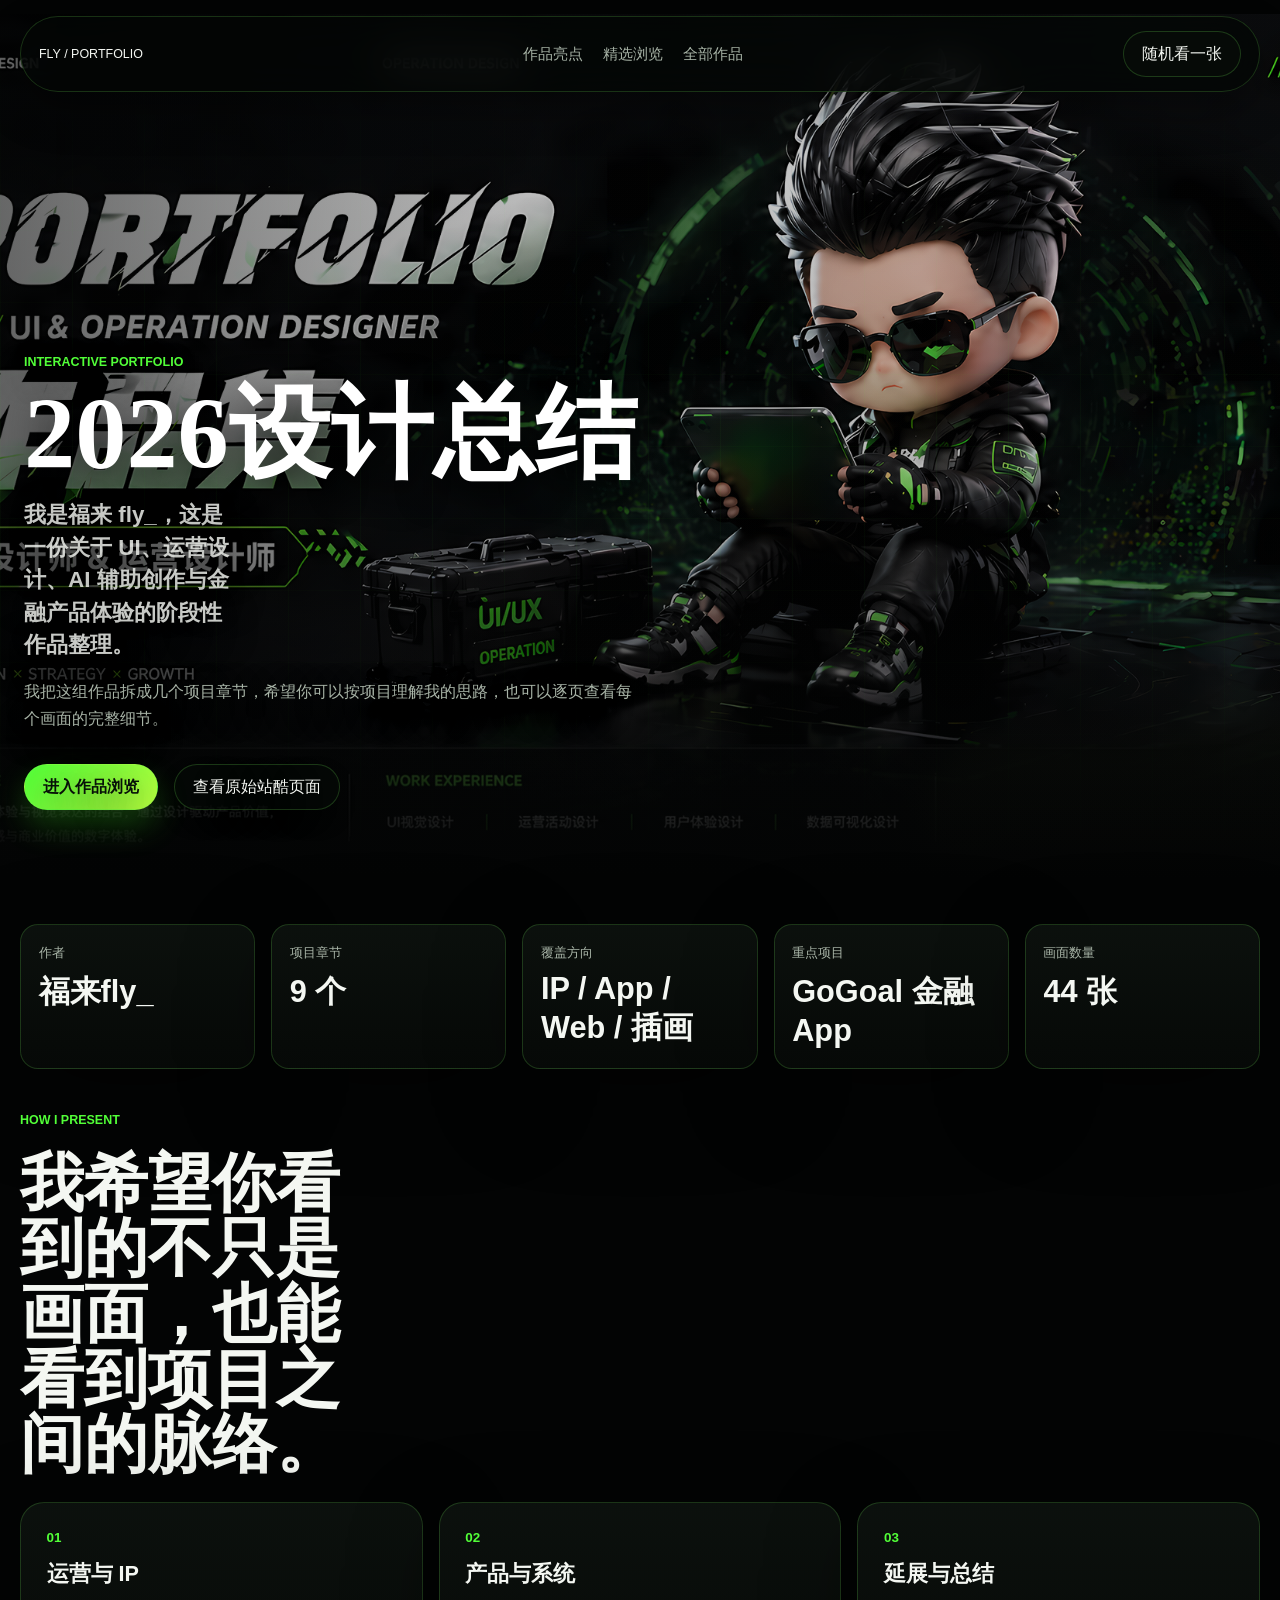
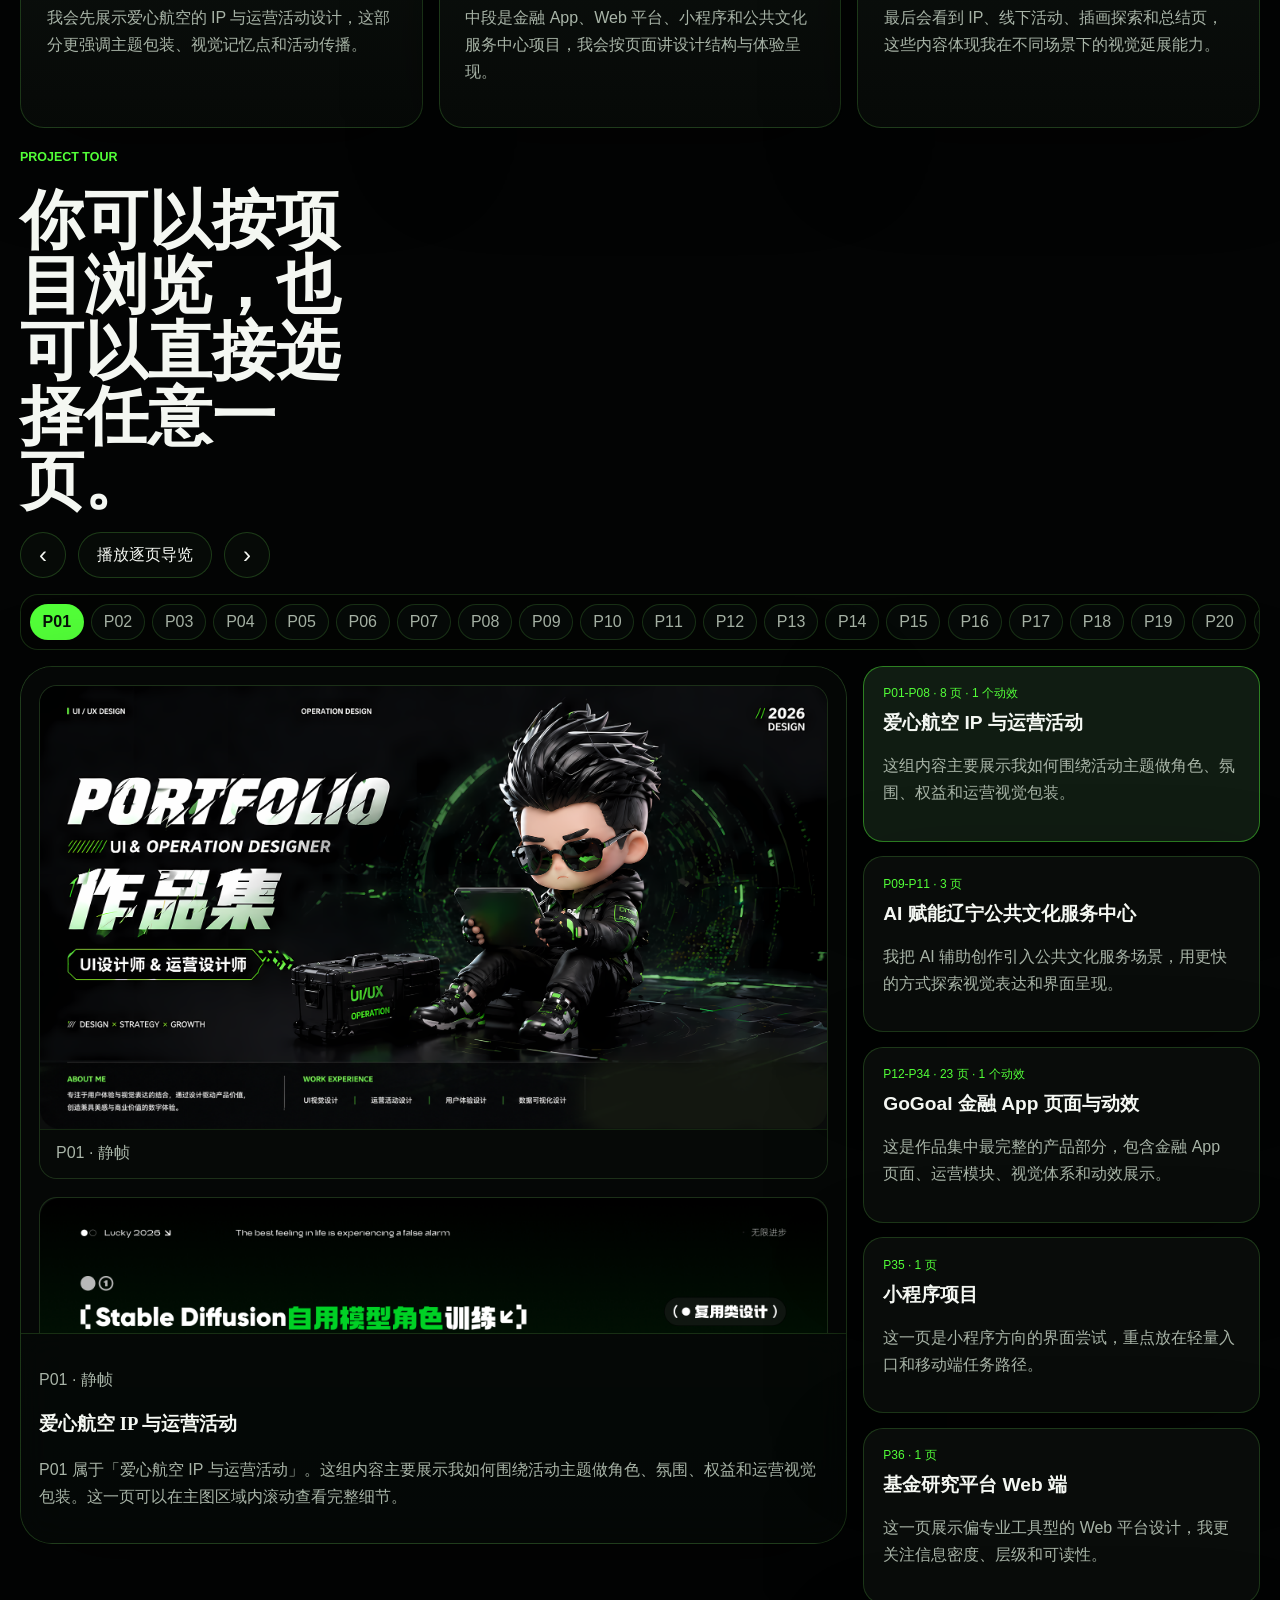
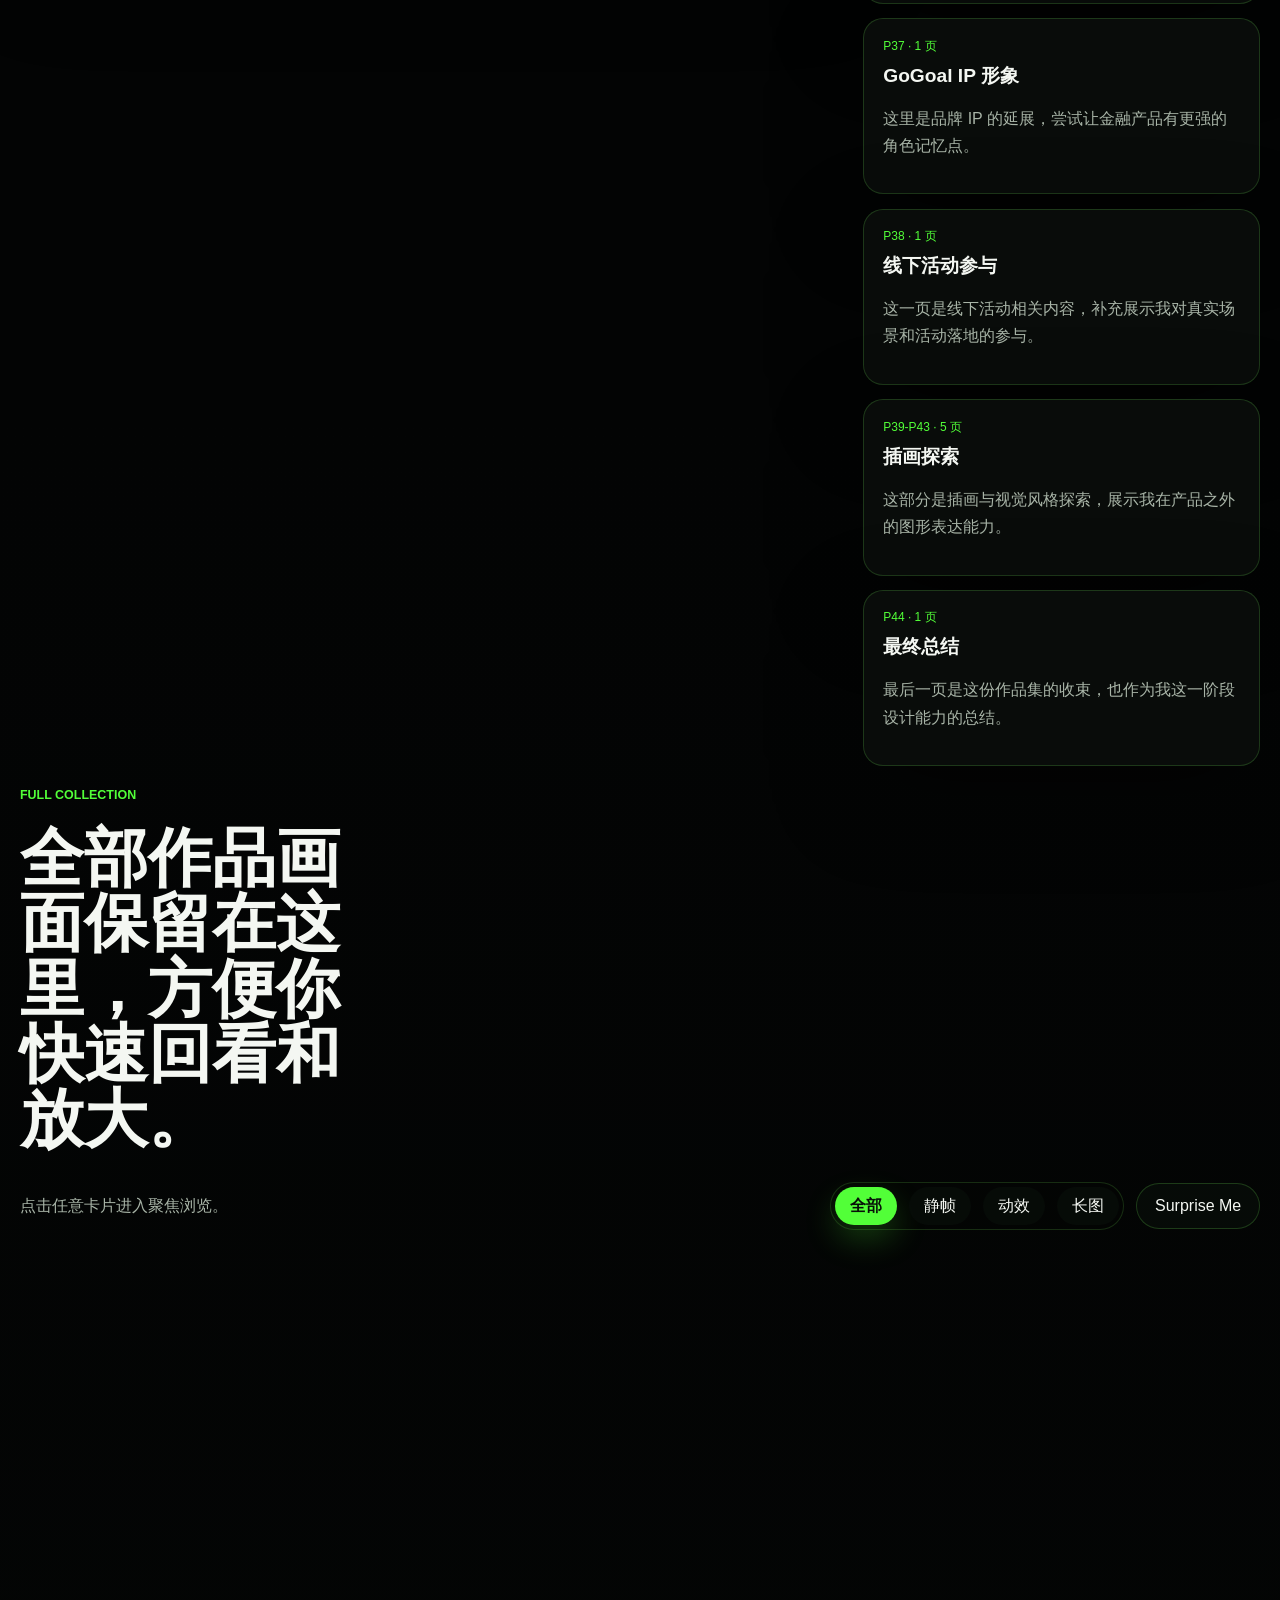
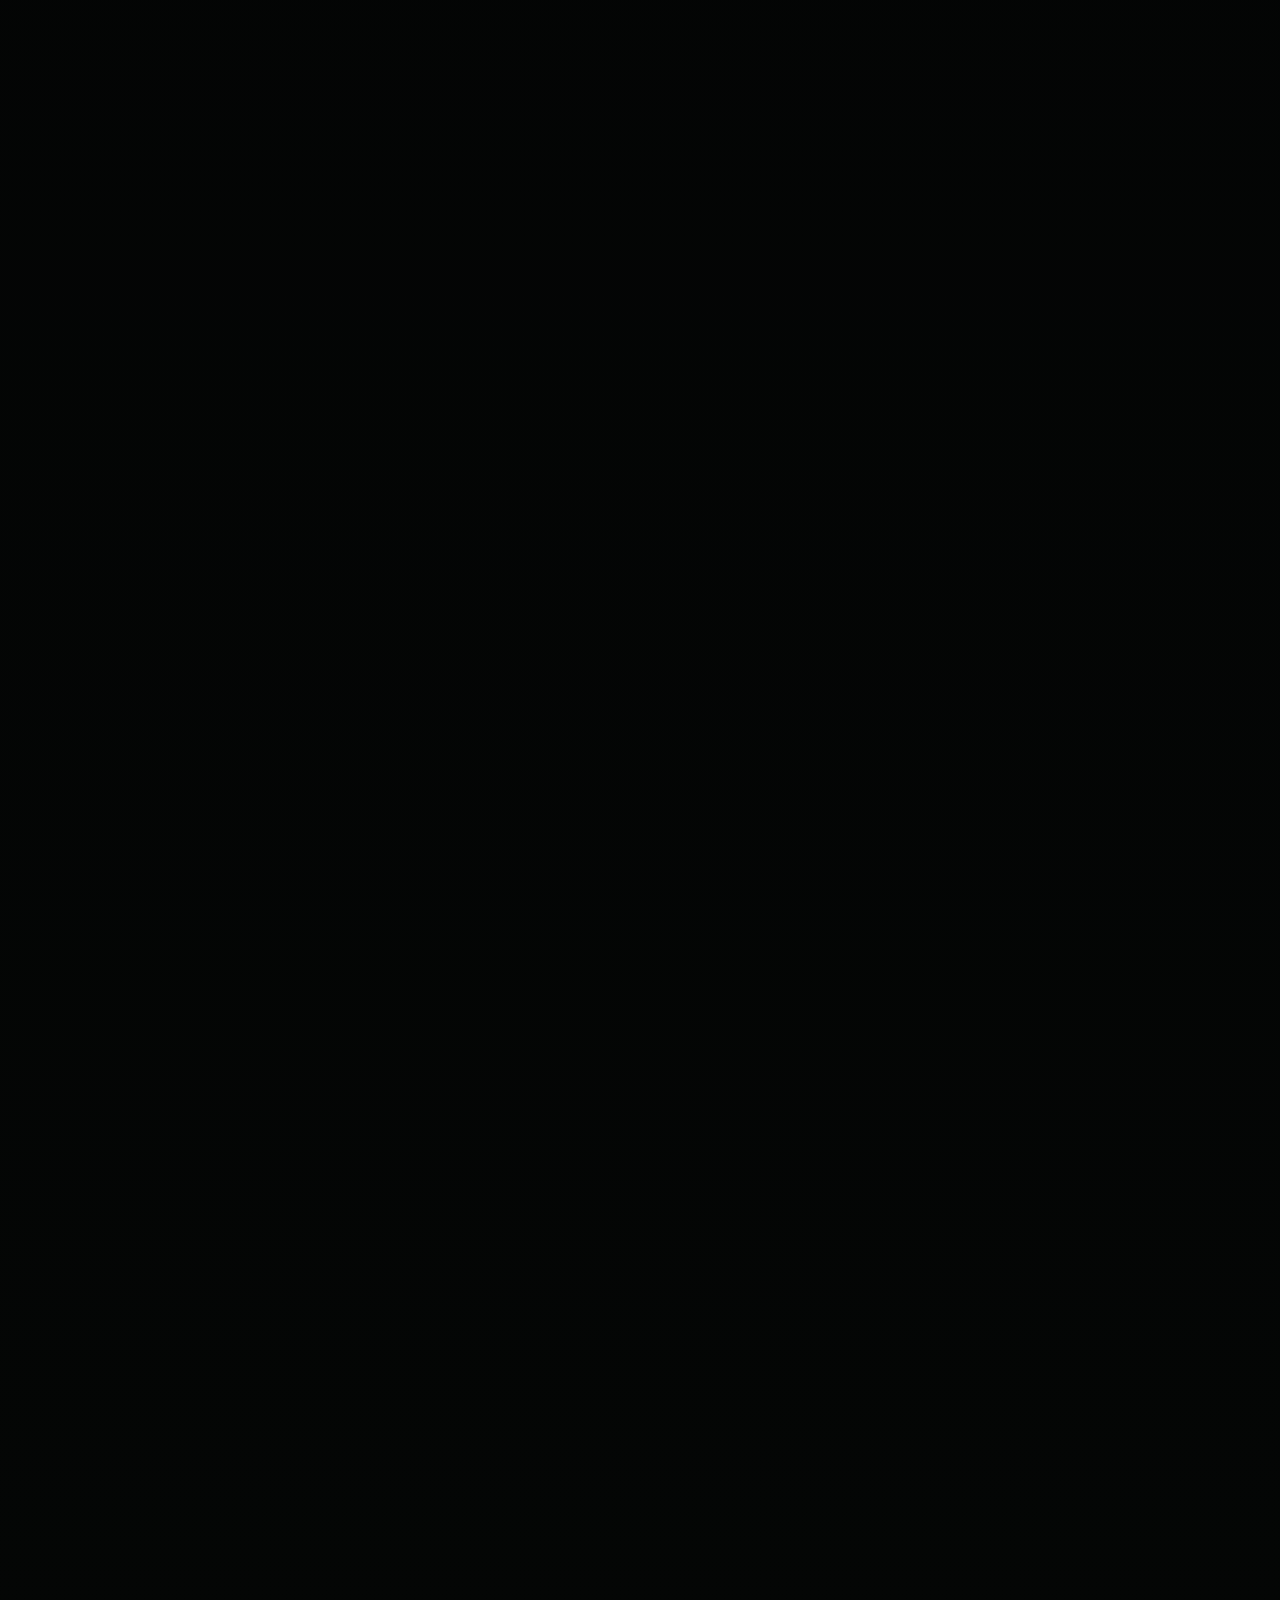
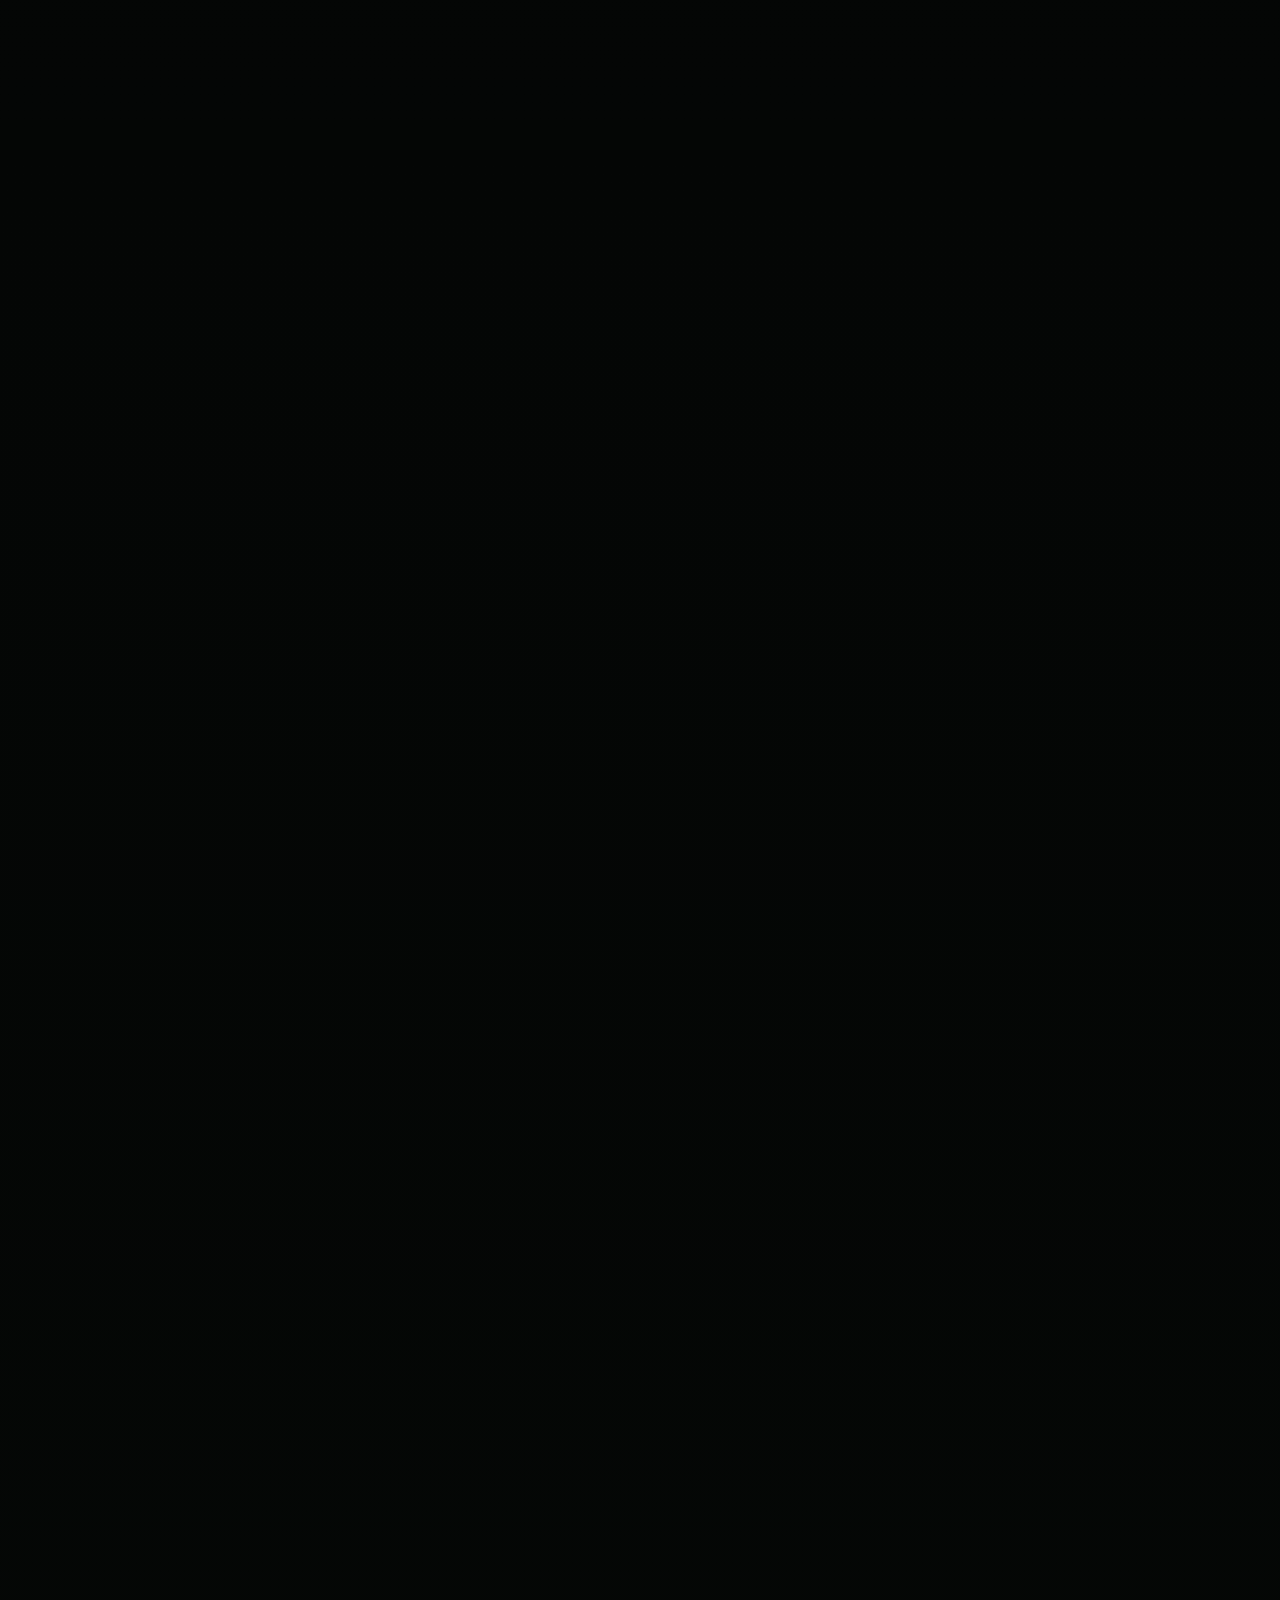
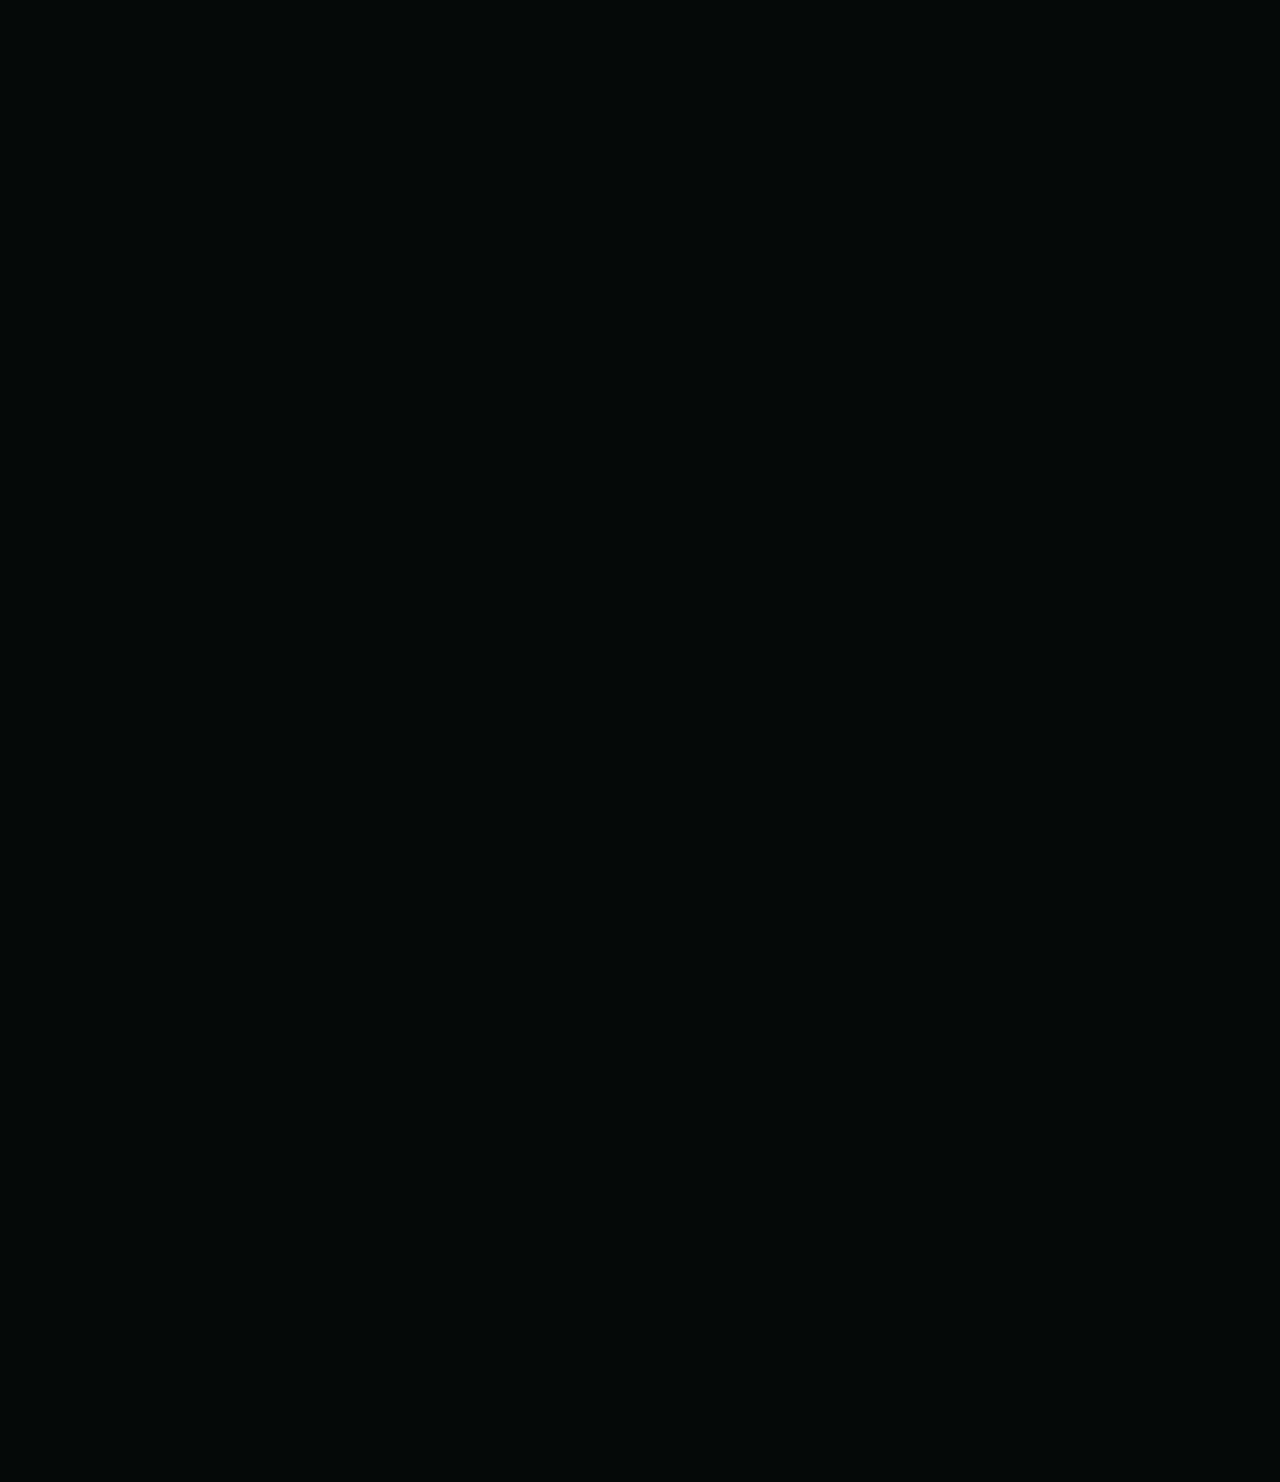
<file: index.html>
<!DOCTYPE html>
<html lang="zh-CN">
  <head>
    <meta charset="UTF-8" />
    <meta name="viewport" content="width=device-width, initial-scale=1.0" />
    <title>2026设计总结 | 福来fly_</title>
    <meta
      name="description"
      content="为面试官打造的线上作品展厅，沉浸浏览《2026设计总结》。"
    />
    <meta
      property="og:title"
      content="2026设计总结 | 福来fly_ 线上作品展厅"
    />
    <meta
      property="og:description"
      content="带动效与趣味交互的线上作品浏览体验。"
    />
    <meta property="og:type" content="website" />
    <link rel="stylesheet" href="./styles.css" />
  </head>
  <body>
    <div class="noise"></div>
    <div class="cursor-glow"></div>
    <div class="scroll-progress" id="scrollProgress"></div>

    <header class="topbar">
      <a class="brand" href="#hero">FLY / PORTFOLIO</a>
      <nav class="topnav">
        <a href="#story">作品亮点</a>
        <a href="#gallery">精选浏览</a>
        <a href="#wall">全部作品</a>
      </nav>
      <button class="ghost-button magnetic" id="shuffleButton" type="button">
        随机看一张
      </button>
    </header>

    <main id="app">
      <section class="hero panel" id="hero">
        <div class="hero-copy">
          <p class="eyebrow reveal">INTERACTIVE PORTFOLIO</p>
          <h1 class="hero-title reveal">
            2026设计总结
            <span>我是福来 fly_，这是一份关于 UI、运营设计、AI 辅助创作与金融产品体验的阶段性作品整理。</span>
          </h1>
          <p class="hero-text reveal">
            我把这组作品拆成几个项目章节，希望你可以按项目理解我的思路，也可以逐页查看每个画面的完整细节。
          </p>
          <div class="hero-actions reveal">
            <a class="primary-button magnetic" href="#gallery">进入作品浏览</a>
            <a
              class="secondary-button"
              href="https://www.zcool.com.cn/work/ZNzM2MDE1NjQ=.html"
              target="_blank"
              rel="noreferrer"
            >
              查看原始站酷页面
            </a>
          </div>
        </div>

        <div class="hero-stage reveal">
          <div class="hero-card tilt-card" id="heroCard">
            <img id="heroCover" alt="作品封面预览" />
            <div class="hero-card-info">
              <p id="heroMeta">福来fly_ · UI / APP界面</p>
              <strong id="heroCount">44 张作品画面</strong>
            </div>
          </div>
        </div>
      </section>

      <section class="stats-ribbon" id="story"></section>

      <section class="story panel">
        <div class="section-heading reveal">
          <p class="eyebrow">HOW I PRESENT</p>
          <h2>我希望你看到的不只是画面，也能看到项目之间的脉络。</h2>
        </div>
        <div class="story-grid">
          <article class="story-card reveal">
            <span>01</span>
            <h3>运营与 IP</h3>
            <p>我会先展示爱心航空的 IP 与运营活动设计，这部分更强调主题包装、视觉记忆点和活动传播。</p>
          </article>
          <article class="story-card reveal">
            <span>02</span>
            <h3>产品与系统</h3>
            <p>中段是金融 App、Web 平台、小程序和公共文化服务中心项目，我会按页面讲设计结构与体验呈现。</p>
          </article>
          <article class="story-card reveal">
            <span>03</span>
            <h3>延展与总结</h3>
            <p>最后会看到 IP、线下活动、插画探索和总结页，这些内容体现我在不同场景下的视觉延展能力。</p>
          </article>
        </div>
      </section>

      <section class="gallery panel" id="gallery">
        <div class="section-heading reveal">
          <p class="eyebrow">PROJECT TOUR</p>
          <h2>你可以按项目浏览，也可以直接选择任意一页。</h2>
        </div>
        <div class="gallery-controls reveal">
          <button class="icon-button magnetic" id="prevScene" type="button" aria-label="上一页作品">
            ‹
          </button>
          <button class="tour-button magnetic" id="tourButton" type="button">
            播放逐页导览
          </button>
          <button class="icon-button magnetic" id="nextScene" type="button" aria-label="下一页作品">
            ›
          </button>
        </div>
        <div class="page-scrubber reveal" id="pageScrubber" aria-label="选择作品页码"></div>

        <div class="gallery-layout">
          <div class="gallery-stage">
            <div class="stage-card" id="stageCard">
              <div class="stage-viewport" id="stageViewport">
                <div class="stage-stack" id="stageStack"></div>
              </div>
              <div class="stage-overlay">
                <p id="stageIndex">P01</p>
                <h3 id="stageTitle">项目章节</h3>
                <p id="stageDesc">在主图区域内滚动，可以查看长图的完整内容。</p>
              </div>
            </div>
          </div>

          <div class="gallery-rail" id="galleryRail"></div>
        </div>
      </section>

      <section class="wall panel" id="wall">
        <div class="section-heading reveal">
          <p class="eyebrow">FULL COLLECTION</p>
          <h2>全部作品画面保留在这里，方便你快速回看和放大。</h2>
        </div>
        <div class="wall-toolbar reveal">
          <p id="wallHint">点击任意卡片进入聚焦浏览。</p>
          <div class="wall-actions">
            <div class="filter-tabs" aria-label="作品筛选">
              <button class="filter-tab is-active" type="button" data-filter="all">全部</button>
              <button class="filter-tab" type="button" data-filter="still">静帧</button>
              <button class="filter-tab" type="button" data-filter="motion">动效</button>
              <button class="filter-tab" type="button" data-filter="long">长图</button>
            </div>
            <button class="ghost-button magnetic" id="surpriseButton" type="button">
              Surprise Me
            </button>
          </div>
        </div>
        <div class="masonry" id="masonry"></div>
      </section>
    </main>

    <div class="lightbox" id="lightbox" aria-hidden="true">
      <button class="lightbox-close" id="lightboxClose" type="button">×</button>
      <button class="lightbox-nav prev" id="lightboxPrev" type="button">‹</button>
      <figure class="lightbox-figure">
        <img id="lightboxImage" alt="放大作品" />
        <figcaption>
          <p id="lightboxCounter">01 / 44</p>
          <h3 id="lightboxTitle">作品页</h3>
        </figcaption>
      </figure>
      <button class="lightbox-nav next" id="lightboxNext" type="button">›</button>
    </div>

    <template id="statTemplate">
      <article class="stat-card reveal">
        <p class="stat-label"></p>
        <strong class="stat-value"></strong>
      </article>
    </template>

    <template id="railTemplate">
      <article class="rail-card reveal">
        <p class="rail-step"></p>
        <h3 class="rail-name"></h3>
        <p class="rail-copy"></p>
      </article>
    </template>

    <template id="wallTemplate">
      <button class="masonry-item reveal" type="button">
        <img alt="" loading="lazy" />
        <span class="masonry-meta"></span>
      </button>
    </template>

    <script src="./portfolio-data.js" defer></script>
    <script src="./script.js" defer></script>
  </body>
</html>
</file>
<file: styles.css>
:root {
  --bg: #030404;
  --bg-soft: rgba(10, 13, 11, 0.78);
  --panel: rgba(12, 16, 14, 0.78);
  --line: rgba(122, 255, 93, 0.18);
  --text: #f4f7f2;
  --muted: #a8b4a7;
  --accent: #52ff38;
  --accent-2: #e9f2e3;
  --shadow: 0 28px 90px rgba(0, 0, 0, 0.42);
  --radius-xl: 32px;
  --radius-lg: 24px;
  --radius-md: 18px;
  --max-width: 1240px;
  --kv-image: none;
}

* {
  box-sizing: border-box;
}

html {
  scroll-behavior: smooth;
}

body {
  margin: 0;
  color: var(--text);
  background:
    linear-gradient(180deg, rgba(3, 4, 4, 0.88), #030404 38%, #050806 100%),
    #030404;
  font-family: "Avenir Next", "PingFang SC", "Hiragino Sans GB", "Microsoft YaHei", sans-serif;
  min-height: 100vh;
  overflow-x: hidden;
}

img {
  display: block;
  max-width: 100%;
}

a,
button {
  color: inherit;
}

button {
  font: inherit;
}

.noise,
.cursor-glow {
  pointer-events: none;
  position: fixed;
  inset: 0;
}

.scroll-progress {
  position: fixed;
  top: 0;
  left: 0;
  z-index: 40;
  width: 100%;
  height: 3px;
  background: linear-gradient(90deg, #52ff38, #e9f2e3);
  box-shadow: 0 0 18px rgba(82, 255, 56, 0.72);
  transform: scaleX(0);
  transform-origin: left center;
}

.noise {
  opacity: 0.12;
  background-image:
    linear-gradient(transparent 0 97%, rgba(82, 255, 56, 0.12) 100%),
    linear-gradient(90deg, transparent 0 97%, rgba(82, 255, 56, 0.08) 100%);
  background-size: 4px 4px, 4px 4px;
  mix-blend-mode: screen;
}

.cursor-glow {
  width: 24rem;
  height: 24rem;
  margin-left: -12rem;
  margin-top: -12rem;
  border-radius: 50%;
  background: radial-gradient(circle, rgba(82, 255, 56, 0.16), transparent 68%);
  transform: translate3d(-200px, -200px, 0);
  transition: transform 120ms linear;
  z-index: 0;
}

.topbar {
  position: sticky;
  top: 0;
  z-index: 20;
  display: flex;
  align-items: center;
  justify-content: space-between;
  gap: 1rem;
  width: min(calc(100% - 32px), var(--max-width));
  margin: 16px auto 0;
  padding: 14px 18px;
  border: 1px solid rgba(122, 255, 93, 0.18);
  border-radius: 999px;
  background: rgba(4, 6, 5, 0.72);
  backdrop-filter: blur(20px);
  box-shadow: 0 18px 42px rgba(0, 0, 0, 0.34);
}

.brand,
.topnav a {
  text-decoration: none;
}

.brand {
  color: #f4f7f2;
  letter-spacing: 0;
  font-size: 0.78rem;
}

.topnav {
  display: flex;
  align-items: center;
  gap: 1.25rem;
  color: var(--muted);
  font-size: 0.95rem;
}

.ghost-button,
.primary-button,
.secondary-button,
.tour-button,
.icon-button,
.filter-tab {
  display: inline-flex;
  align-items: center;
  justify-content: center;
  gap: 0.5rem;
  min-height: 46px;
  padding: 0 18px;
  border-radius: 999px;
  border: 1px solid rgba(122, 255, 93, 0.2);
  cursor: pointer;
  text-decoration: none;
  transition: transform 240ms ease, box-shadow 240ms ease, background 240ms ease;
}

.ghost-button,
.tour-button,
.icon-button,
.filter-tab {
  background: rgba(8, 13, 10, 0.78);
}

.icon-button {
  width: 46px;
  padding: 0;
  font-size: 1.5rem;
}

.tour-button.is-playing,
.filter-tab.is-active {
  background: #52ff38;
  color: #071008;
  font-weight: 700;
  box-shadow: 0 14px 32px rgba(82, 255, 56, 0.22);
}

.primary-button {
  background: linear-gradient(135deg, #52ff38, #b7ff3f);
  color: #071008;
  box-shadow: 0 16px 32px rgba(82, 255, 56, 0.24);
  font-weight: 700;
}

.secondary-button {
  background: rgba(8, 13, 10, 0.68);
}

.panel {
  width: min(calc(100% - 32px), var(--max-width));
  margin: 22px auto;
  position: relative;
  z-index: 1;
}

.hero {
  width: 100%;
  max-width: none;
  margin: -78px 0 46px;
  display: flex;
  align-items: flex-end;
  min-height: 96vh;
  padding: 120px max(24px, calc((100vw - var(--max-width)) / 2)) 68px;
  overflow: hidden;
  isolation: isolate;
}

.hero::before,
.hero::after {
  content: "";
  position: absolute;
  inset: 0;
  z-index: -2;
}

.hero::before {
  background-image:
    linear-gradient(90deg, rgba(3, 4, 4, 0.56) 0%, rgba(3, 4, 4, 0.18) 42%, rgba(3, 4, 4, 0.1) 100%),
    linear-gradient(180deg, rgba(3, 4, 4, 0.06) 0%, rgba(3, 4, 4, 0.16) 58%, #030404 100%),
    var(--kv-image);
  background-position: center;
  background-size: cover;
}

.hero::after {
  z-index: -1;
  background:
    linear-gradient(90deg, rgba(82, 255, 56, 0.16) 1px, transparent 1px),
    linear-gradient(rgba(82, 255, 56, 0.1) 1px, transparent 1px);
  background-size: 72px 72px;
  mask-image: linear-gradient(180deg, transparent 0%, rgba(0, 0, 0, 0.56) 52%, transparent 100%);
  opacity: 0.36;
}

.hero-copy {
  width: min(620px, 100%);
  text-shadow: 0 12px 36px rgba(0, 0, 0, 0.86);
}

.eyebrow {
  margin: 0 0 1rem;
  color: var(--accent);
  letter-spacing: 0;
  font-size: 0.78rem;
  font-weight: 700;
}

.hero-title,
.section-heading h2,
.stage-overlay h3,
.lightbox-figure h3 {
  font-family: "Iowan Old Style", "Palatino Linotype", "Songti SC", serif;
}

.hero-title {
  margin: 0;
  color: #ffffff;
  font-size: clamp(3.4rem, 8vw, 7.5rem);
  line-height: 0.96;
  letter-spacing: 0;
}

.hero-title span {
  display: block;
  max-width: 9.5em;
  margin-top: 1rem;
  color: rgba(244, 247, 242, 0.82);
  font-size: clamp(1rem, 2.1vw, 1.4rem);
  letter-spacing: normal;
  line-height: 1.45;
  font-family: "Avenir Next", "PingFang SC", sans-serif;
}

.hero-text,
.story-card p,
.rail-copy,
#wallHint,
.stage-overlay p,
.lightbox-figure p {
  color: var(--muted);
  line-height: 1.7;
}

.hero-actions {
  display: flex;
  flex-wrap: wrap;
  gap: 1rem;
  margin-top: 2rem;
}

.hero-stage,
.gallery-stage {
  position: relative;
}

.gallery-stage::before {
  content: "";
  position: absolute;
  inset: 7% 10% auto auto;
  width: 42%;
  aspect-ratio: 1;
  border-radius: 50%;
  background: radial-gradient(circle, rgba(82, 255, 56, 0.26), transparent 68%);
  filter: blur(24px);
  z-index: -1;
}

.hero-card,
.stage-card,
.story-card,
.stat-card,
.rail-card {
  border: 1px solid var(--line);
  background: var(--panel);
  backdrop-filter: blur(16px);
  box-shadow: var(--shadow);
}

.hero-stage {
  display: none;
}

.hero-card,
.stage-card {
  overflow: hidden;
  border-radius: var(--radius-xl);
  transform-style: preserve-3d;
  transition: transform 220ms ease, box-shadow 220ms ease;
}

.hero-card img {
  width: 100%;
  aspect-ratio: 4 / 5;
  object-fit: cover;
}

.hero-card-info,
.stage-overlay {
  position: absolute;
  left: 18px;
  right: 18px;
  bottom: 18px;
  padding: 16px 18px;
  border-radius: 20px;
  background: rgba(5, 8, 6, 0.72);
  color: #f4f7f2;
  backdrop-filter: blur(14px);
}

.hero-card-info p,
.hero-card-info strong {
  margin: 0;
}

.hero-card-info p {
  color: rgba(255, 249, 241, 0.72);
  font-size: 0.92rem;
}

.hero-card-info strong {
  display: block;
  margin-top: 0.4rem;
  font-size: 1.1rem;
}

.stats-ribbon {
  width: min(calc(100% - 32px), var(--max-width));
  margin: 0 auto 44px;
  display: grid;
  grid-template-columns: repeat(5, minmax(0, 1fr));
  gap: 1rem;
  position: relative;
  z-index: 1;
}

.stat-card {
  padding: 1.2rem 1.1rem;
  border-radius: var(--radius-md);
  background: linear-gradient(180deg, rgba(14, 20, 16, 0.82), rgba(7, 10, 8, 0.88));
}

.stat-label {
  margin: 0 0 0.55rem;
  color: var(--muted);
  font-size: 0.84rem;
}

.stat-value {
  font-size: clamp(1.3rem, 2.4vw, 2rem);
}

.section-heading {
  display: flex;
  flex-direction: column;
  gap: 0.5rem;
  margin-bottom: 1.5rem;
}

.section-heading h2 {
  margin: 0;
  max-width: 11ch;
  font-size: clamp(2.2rem, 5vw, 4rem);
  line-height: 1.02;
  color: #f4f7f2;
  letter-spacing: 0;
}

.story-grid {
  display: grid;
  grid-template-columns: repeat(3, minmax(0, 1fr));
  gap: 1rem;
}

.story-card {
  padding: 1.6rem;
  border-radius: var(--radius-lg);
  background: linear-gradient(180deg, rgba(14, 20, 16, 0.82), rgba(7, 10, 8, 0.9));
}

.story-card span {
  color: var(--accent);
  font-size: 0.84rem;
  font-weight: 700;
  letter-spacing: 0;
}

.story-card h3 {
  margin: 0.8rem 0;
  font-size: 1.35rem;
}

.gallery-layout {
  display: grid;
  grid-template-columns: minmax(0, 1fr) minmax(300px, 0.48fr);
  gap: 1rem;
  align-items: start;
}

.gallery-controls {
  display: flex;
  align-items: center;
  gap: 0.75rem;
  margin: -0.4rem 0 1rem;
}

.page-scrubber {
  display: flex;
  gap: 0.45rem;
  margin: 0 0 1rem;
  padding: 0.55rem;
  overflow-x: auto;
  border: 1px solid rgba(122, 255, 93, 0.16);
  border-radius: 18px;
  background: rgba(4, 6, 5, 0.56);
  scrollbar-color: rgba(82, 255, 56, 0.6) rgba(255, 255, 255, 0.08);
}

.page-dot {
  flex: 0 0 auto;
  min-width: 54px;
  min-height: 36px;
  border: 1px solid rgba(122, 255, 93, 0.16);
  border-radius: 999px;
  background: rgba(8, 13, 10, 0.8);
  color: var(--muted);
  cursor: pointer;
  transition: background 200ms ease, color 200ms ease, border-color 200ms ease;
}

.page-dot.is-active {
  border-color: rgba(82, 255, 56, 0.86);
  background: #52ff38;
  color: #071008;
  font-weight: 700;
}

.gallery-stage {
  position: sticky;
  top: 110px;
}

.stage-card {
  min-height: 78vh;
  background: linear-gradient(180deg, rgba(14, 20, 16, 0.86), rgba(7, 10, 8, 0.9));
}

.stage-viewport {
  height: 74vh;
  overflow: auto;
  overscroll-behavior: contain;
  scroll-behavior: smooth;
  background: #050706;
  scrollbar-color: rgba(82, 255, 56, 0.58) rgba(255, 255, 255, 0.08);
}

.stage-stack {
  display: grid;
  gap: 18px;
  padding: 18px;
}

.stage-page {
  margin: 0;
  overflow: hidden;
  border: 1px solid rgba(122, 255, 93, 0.14);
  border-radius: 18px;
  background: rgba(255, 255, 255, 0.03);
}

.stage-image-button {
  display: block;
  width: 100%;
  padding: 0;
  border: 0;
  background: transparent;
  cursor: zoom-in;
}

.stage-image-button img {
  width: 100%;
  height: auto;
  object-fit: contain;
}

.stage-page figcaption {
  padding: 0.85rem 1rem;
  color: var(--muted);
  border-top: 1px solid rgba(122, 255, 93, 0.12);
  background: rgba(5, 8, 6, 0.78);
}

.stage-overlay {
  position: static;
  left: auto;
  right: auto;
  bottom: auto;
  border-radius: 0;
  border-top: 1px solid rgba(122, 255, 93, 0.16);
}

.gallery-rail {
  display: flex;
  flex-direction: column;
  gap: 0.9rem;
}

.rail-card {
  padding: 1.15rem 1.2rem;
  border-radius: 20px;
  cursor: pointer;
  transition: transform 240ms ease, background 240ms ease, border-color 240ms ease;
}

.rail-card.is-active {
  background: rgba(18, 31, 20, 0.92);
  border-color: rgba(82, 255, 56, 0.44);
  transform: translateX(-6px);
}

.rail-step {
  margin: 0;
  color: var(--accent);
  font-size: 0.75rem;
  letter-spacing: 0;
  text-transform: uppercase;
}

.rail-name {
  margin: 0.5rem 0;
  font-size: 1.2rem;
}

.wall-toolbar {
  display: flex;
  align-items: center;
  justify-content: space-between;
  gap: 1rem;
  margin-bottom: 1.2rem;
}

.wall-actions,
.filter-tabs {
  display: flex;
  align-items: center;
  gap: 0.75rem;
}

.filter-tabs {
  padding: 4px;
  border: 1px solid rgba(122, 255, 93, 0.16);
  border-radius: 999px;
  background: rgba(4, 6, 5, 0.56);
}

.filter-tab {
  min-height: 38px;
  padding: 0 14px;
  border-color: transparent;
}

.masonry {
  columns: 4 220px;
  column-gap: 1rem;
}

.masonry-item {
  position: relative;
  width: 100%;
  margin: 0 0 1rem;
  padding: 0;
  border: none;
  background: transparent;
  cursor: pointer;
  break-inside: avoid;
  border-radius: 22px;
  overflow: hidden;
  box-shadow: 0 18px 40px rgba(38, 24, 8, 0.1);
  transform: translateY(0);
  transition: transform 240ms ease, box-shadow 240ms ease;
}

.masonry-item:hover {
  transform: translateY(-6px);
  box-shadow: 0 26px 54px rgba(0, 0, 0, 0.45);
}

.masonry-item[hidden] {
  display: none;
}

.masonry-item img {
  width: 100%;
  height: auto;
}

.masonry-meta {
  position: absolute;
  left: 12px;
  right: 12px;
  bottom: 12px;
  padding: 0.8rem 0.9rem;
  border-radius: 16px;
  background: rgba(5, 8, 6, 0.72);
  color: #f4f7f2;
  font-size: 0.88rem;
  backdrop-filter: blur(12px);
  opacity: 0;
  transform: translateY(10px);
  transition: opacity 240ms ease, transform 240ms ease;
}

.masonry-item:hover .masonry-meta,
.masonry-item:focus-visible .masonry-meta {
  opacity: 1;
  transform: translateY(0);
}

.lightbox {
  position: fixed;
  inset: 0;
  z-index: 30;
  display: grid;
  grid-template-columns: 88px minmax(0, 1fr) 88px;
  align-items: center;
  padding: 2rem;
  background: rgba(12, 10, 8, 0.82);
  backdrop-filter: blur(20px);
  opacity: 0;
  pointer-events: none;
  transition: opacity 240ms ease;
}

.lightbox.is-open {
  opacity: 1;
  pointer-events: auto;
}

.lightbox-figure {
  margin: 0 auto;
  max-width: min(1200px, 100%);
}

.lightbox-figure img {
  max-height: 78vh;
  margin: 0 auto;
  border-radius: 24px;
  box-shadow: 0 28px 90px rgba(0, 0, 0, 0.35);
}

.lightbox-figure figcaption {
  display: flex;
  align-items: center;
  justify-content: space-between;
  gap: 1rem;
  margin-top: 1rem;
  color: #fdf5ed;
}

.lightbox-close,
.lightbox-nav {
  width: 56px;
  height: 56px;
  border: 1px solid rgba(255, 255, 255, 0.18);
  border-radius: 50%;
  background: rgba(255, 255, 255, 0.08);
  color: #fff;
  cursor: pointer;
  backdrop-filter: blur(10px);
}

.lightbox-close {
  position: absolute;
  top: 20px;
  right: 20px;
  font-size: 1.8rem;
}

.lightbox-nav {
  justify-self: center;
  font-size: 2rem;
}

.js .reveal {
  opacity: 0;
  transform: translateY(24px);
  transition: opacity 700ms ease, transform 700ms ease;
}

.js .reveal.is-visible,
.reveal {
  opacity: 1;
  transform: translateY(0);
}

.magnetic {
  will-change: transform;
}

@media (max-width: 1024px) {
  .gallery-layout,
  .story-grid,
  .stats-ribbon {
    grid-template-columns: 1fr;
  }

  .gallery-stage {
    position: relative;
    top: auto;
  }

  .stage-card {
    min-height: auto;
  }

  .stage-viewport {
    height: 60vh;
  }

  .stats-ribbon {
    gap: 0.8rem;
  }

  .topnav {
    display: none;
  }

}

@media (max-width: 720px) {
  .topbar {
    width: calc(100% - 20px);
    padding: 12px 14px;
  }

  .hero {
    min-height: 92vh;
    padding: 108px 20px 44px;
  }

  .hero-title {
    font-size: clamp(2.8rem, 16vw, 4.2rem);
  }

  .hero-card img {
    aspect-ratio: 4 / 4.8;
  }

  .stage-viewport {
    height: 48vh;
  }

  .wall-toolbar,
  .wall-actions,
  .filter-tabs,
  .lightbox-figure figcaption,
  .hero-actions {
    flex-direction: column;
    align-items: stretch;
  }

  .gallery-controls {
    justify-content: stretch;
  }

  .tour-button {
    flex: 1;
  }

  .filter-tabs {
    border-radius: 18px;
  }

  .lightbox {
    grid-template-columns: 1fr;
    gap: 1rem;
    padding: 4.5rem 1rem 1rem;
  }

  .lightbox-nav {
    display: none;
  }
}

@media (prefers-reduced-motion: reduce) {
  *,
  *::before,
  *::after {
    animation: none !important;
    transition: none !important;
    scroll-behavior: auto !important;
  }
}
</file>
